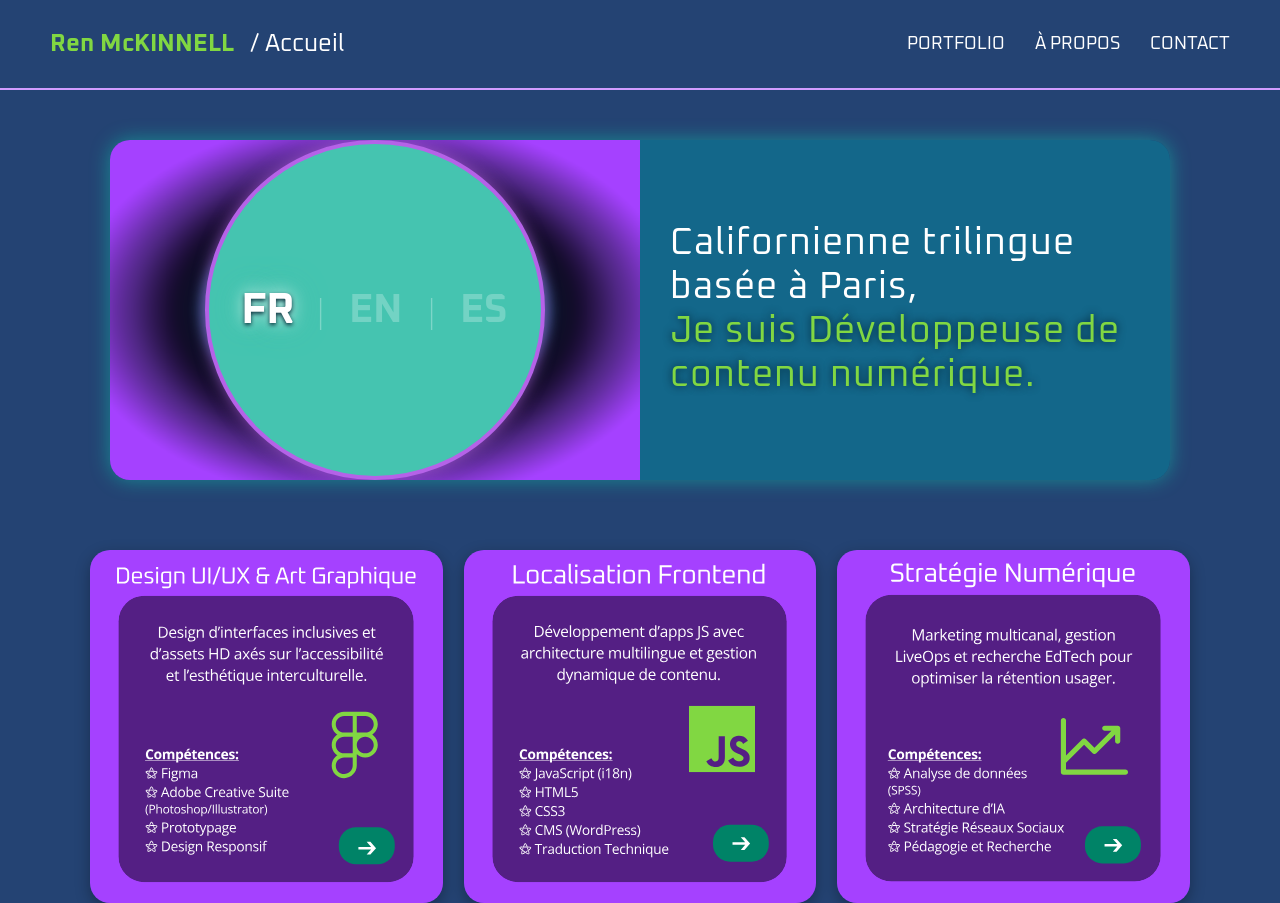
<file: index.html>
<!DOCTYPE html>
<html lang="fr">
<head>
    <meta charset="UTF-8">
    <meta name="viewport" content="width=device-width, initial-scale=1.0">
    <title>Ren McKINNELL / Portfolio</title>
    <link rel="icon" type="image/x-icon" href="figma herobackground.png">
    <link rel="stylesheet" href="styles.css">
    <link rel="preconnect" href="https://fonts.googleapis.com">
    <link rel="preconnect" href="https://fonts.gstatic.com" crossorigin>
    <link href="https://fonts.googleapis.com/css2?family=Open+Sans:wght@400;600;700&family=Oxanium:wght@400;600;700&display=swap" rel="stylesheet">
<style>
    /* Manual override: keeps the middle 'room' but hides the buttons */
    .lang-switcher-container {
        visibility: hidden !important; 
        pointer-events: none !important;
    }
</style>
</head>
<body>

<header id="main-header">
    <a href="index.html" class="home-link">
        <h1><span class="name-highlight">Ren McKINNELL</span> <span class="page-slash" data-key="nav_page_title">/ Accueil</span></h1>
    </a>

    <div class="lang-switcher-container">
        <button class="lang-btn sub-btn left" style="--dir: -55px" onclick="switchLanguage('en')">EN</button>
        <button class="lang-btn main-btn">FR</button>
        <button class="lang-btn sub-btn right" style="--dir: 55px" onclick="switchLanguage('es')">ES</button>
    </div>

<nav id="main-nav">
    <ul>
        <li><a href="projets.html" data-key="nav_portfolio"></a></li>
        <li><a href="apropos.html" data-key="nav_about"></a></li>
        <li><a href="contact.html" data-key="nav_contact"></a></li>
    </ul>
</nav>

</header>

    <main>  

<section id="hero">
    <a href="apropos.html" class="profile-link">
        <div class="profile-card">
            
            <div class="image-wrapper">
                <div class="hero-circle-hub">
                    <div class="og-lang-hub">
                        <button class="og-lang-btn fr active-lang" onclick="event.preventDefault(); event.stopPropagation(); switchLanguage('fr')">FR</button>
                        <span class="hub-divider">|</span>
                        <button class="og-lang-btn en" onclick="event.preventDefault(); event.stopPropagation(); switchLanguage('en')">EN</button>
                        <span class="hub-divider">|</span>
                        <button class="og-lang-btn es" onclick="event.preventDefault(); event.stopPropagation(); switchLanguage('es')">ES</button>
</div>
                </div>
            </div>
            
            <div class="text-content fade-in-text">
                <p>
                    <span data-key="hero_tagline">Californienne trilingue<br>basée à Paris,</span><br>
                    <span class="highlight" data-key="hero_role">Je suis Developpeuse de <br>contenu numérique.</span>
                </p>
            </div>
            
        </div>
    </a>
</section>

<section id="portfolio-grid">
    <a href="projets.html#owl-animation-slide" class="card-link">
        <img src="UX FR.svg" alt="Design UI/UX & Art" class="lang-img" data-base-name="UX">
    </a>

    <a href="projets.html#i18n" class="card-link">
        <img src="Localization FR.svg" alt="Code & Localisation" class="lang-img" data-base-name="Localization">
    </a>

    <a href="projets.html#runaway-video-slide" class="card-link">
        <img src="Strategy FR.svg" alt="Stratégie & IA" class="lang-img" data-base-name="Strategy">
    </a>
</section>

    </main>
</body>
<script src="i18n.js"></script>
</body>

</html>
</file>
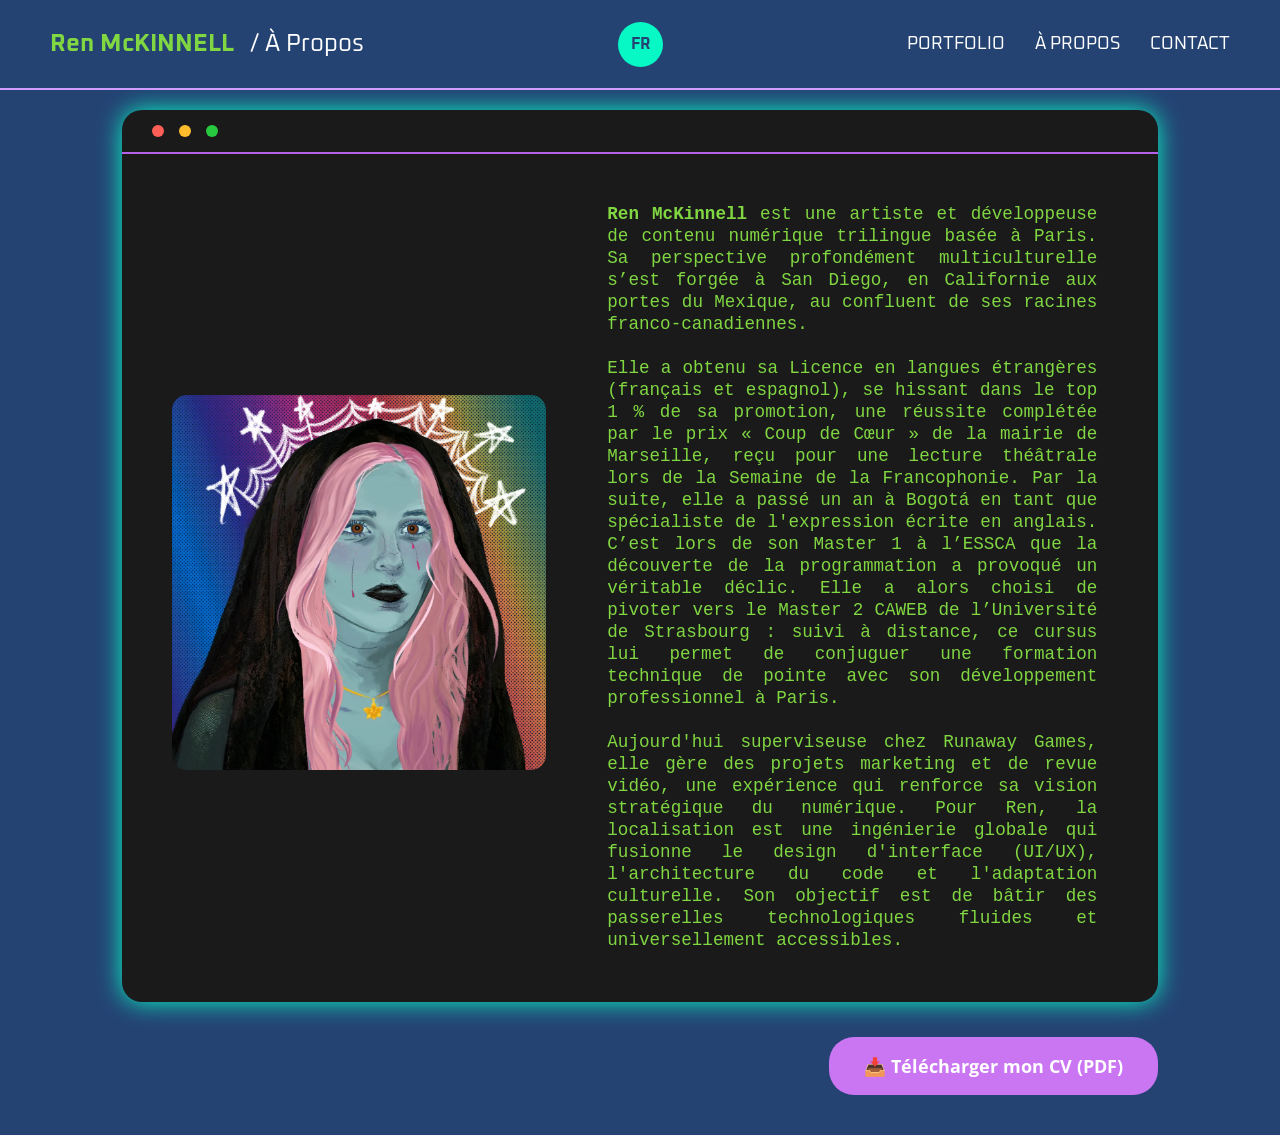
<file: apropos.html>
<!DOCTYPE html>
<html lang="fr">
<head>
    <meta charset="UTF-8">
    <meta name="viewport" content="width=device-width, initial-scale=1.0">
    <title>Ren McKINNELL / Portfolio</title>
    <link rel="icon" type="image/x-icon" href="figma herobackground.png">
    <link rel="stylesheet" href="styles.css">
    <link rel="preconnect" href="https://fonts.googleapis.com">
    <link rel="preconnect" href="https://fonts.gstatic.com" crossorigin>
    <link href="https://fonts.googleapis.com/css2?family=Open+Sans:wght@400;600;700&family=Oxanium:wght@400;600;700&display=swap" rel="stylesheet">
</head>

<body>

<header id="main-header">
    <a href="index.html" class="home-link">
        <h1><span class="name-highlight">Ren McKINNELL</span> <span class="page-slash" data-key="about_title">/ À Propos</span></h1>
    </a>

    <div class="lang-switcher-container">
        <button class="lang-btn sub-btn left" style="--dir: -55px" onclick="switchLanguage('en')">EN</button>
        <button class="lang-btn main-btn">FR</button>
        <button class="lang-btn sub-btn right" style="--dir: 55px" onclick="switchLanguage('es')">ES</button>
    </div>

<nav id="main-nav">
    <ul>
        <li><a href="projets.html" data-key="nav_portfolio">Projets</a></li>
        <li><a href="apropos.html" data-key="nav_about">À Propos</a></li>
        <li><a href="contact.html" data-key="nav_contact">Contact</a></li>
    </ul>
</nav>

</header> 

<main class="apropos-main">
    <a href="index.html" class="terminal-link">
        <div id="terminal-window">
            <div id="terminal-header">
                <div class="terminal-dots">
                    <div class="dot red"></div>
                    <div class="dot yellow"></div>
                    <div class="dot green"></div>
                </div>
            </div>
            
            <div id="terminal-body">
                <div id="terminal-image-wrapper">
                    <img id="profile-image" src="RAINBOWREINE.webp" alt="Portrait de Ren McKinnell">
                </div>
                <div id="terminal-text-content">
                    <p class="bio-intro" data-key="bio_p1">
                        <strong>Ren McKinnell</strong> est une artiste et développeuse de contenu numérique trilingue basée à Paris. Sa perspective profondément multiculturelle s’est forgée à San Diego, en Californie aux portes du Mexique, au confluent de ses racines franco-canadiennes.
                    </p>

                    <p data-key="bio_p2">
                        Elle a obtenu sa Licence en langues étrangères (français et espagnol), se hissant dans le top 1 % de sa promotion, une réussite complétée par le prix « Coup de Cœur » de la mairie de Marseille, reçu pour une lecture théâtrale lors de la Semaine de la Francophonie. Par la suite, elle a passé un an à Bogotá en tant que spécialiste de l'expression écrite en anglais. C’est lors de son Master 1 à l’ESSCA que la découverte de la programmation a provoqué un véritable déclic. Elle a alors choisi de pivoter vers le Master 2 CAWEB de l’Université de Strasbourg : suivi à distance, ce cursus lui permet de conjuguer une formation technique de pointe avec son développement professionnel à Paris.
                    </p>
                    
                    <p data-key="bio_p3">
                        Aujourd'hui superviseuse chez Runaway Games, elle gère des projets marketing et de revue vidéo, une expérience qui renforce sa vision stratégique du numérique. Pour Ren, la localisation est une ingénierie globale qui fusionne le design d'interface (UI/UX), l'architecture du code et l'adaptation culturelle. Son objectif est de bâtir des passerelles technologiques fluides et universellement accessibles.
                    </p>
                </div>
            </div>
        </div>
    </a>

    <a href="Ren McKinnell - CV Alternance.pdf" id="cv-button" class="download-button" target="_blank" download data-key="cv_btn">Télécharger CV</a>

</main>
<script src="i18n.js"></script>
</body>
</html>
</file>
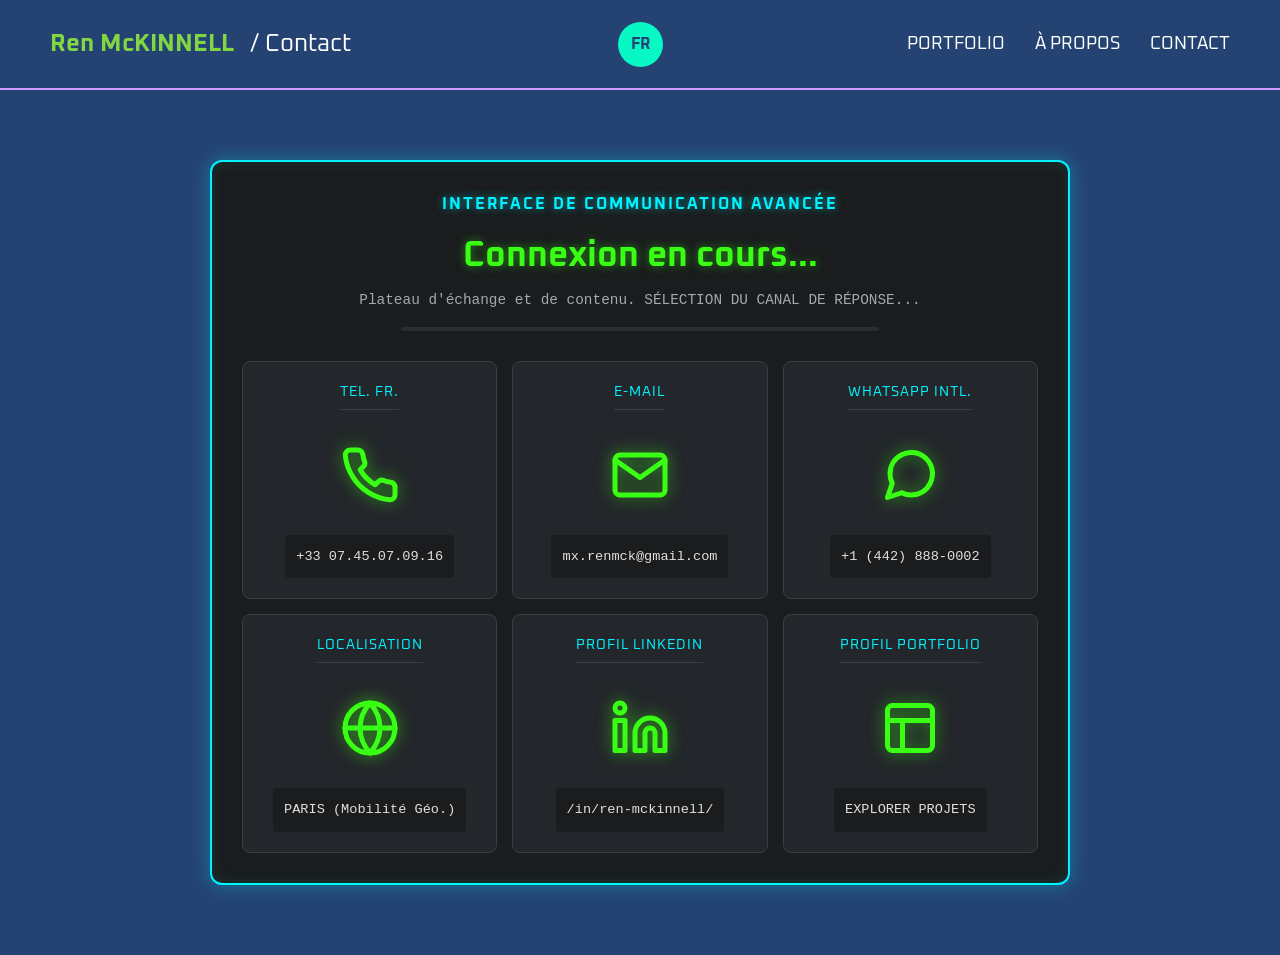
<file: contact.html>
<!DOCTYPE html>
<html lang="fr">
<head>
    <meta charset="UTF-8">
    <meta name="viewport" content="width=device-width, initial-scale=1.0">
    <title>Ren McKINNELL / CONTACT</title>
    <link rel="icon" type="image/x-icon" href="figma herobackground.png">
    <link rel="stylesheet" href="styles.css">
    <link rel="preconnect" href="https://fonts.googleapis.com">
    <link rel="preconnect" href="https://fonts.gstatic.com" crossorigin>
    <link href="https://fonts.googleapis.com/css2?family=Open+Sans:wght@400;600;700&family=Oxanium:wght@400;600;700&display=swap" rel="stylesheet">
</head>
<body>

<header id="main-header">
    <a href="index.html" class="home-link">
        <h1><span class="name-highlight">Ren McKINNELL</span> <span class="page-slash" data-key="nav_page_title_contact"></span></h1>
    </a>

    <div class="lang-switcher-container">
        <button class="lang-btn sub-btn left" style="--dir: -55px" onclick="switchLanguage('en')">EN</button>
        <button class="lang-btn main-btn">FR</button>
        <button class="lang-btn sub-btn right" style="--dir: 55px" onclick="switchLanguage('es')">ES</button>
    </div>

    <nav id="main-nav">
        <ul>
            <li><a href="projets.html" data-key="nav_portfolio"></a></li>
            <li><a href="apropos.html" data-key="nav_about"></a></li>
            <li><a href="contact.html" data-key="nav_contact"></a></li>
        </ul>
    </nav>
</header>

<main class="contact-container">
    <section id="contact-console">
        <div class="console-container">
            
            <div class="console-header">
                <h3 data-key="contact_header_interface"></h3>
                <h2 data-key="contact_header_connexion"></h2>
                <p data-key="contact_header_plateau"></p>
                <div class="progress-bar">
                    <div class="progress-fill"></div>
                </div>
            </div>

            <div class="console-grid">
                
                <a href="tel:+330745070916" class="console-card">
                    <div class="card-title" data-key="card_title_tel"></div>
                    <div class="card-icon">
                        <svg viewBox="0 0 24 24" fill="none" stroke="currentColor" stroke-width="2" stroke-linecap="round" stroke-linejoin="round"><path d="M22 16.92v3a2 2 0 0 1-2.18 2 19.79 19.79 0 0 1-8.63-3.07 19.5 19.5 0 0 1-6-6 19.79 19.79 0 0 1-3.07-8.67A2 2 0 0 1 4.11 2h3a2 2 0 0 1 2 1.72 12.84 12.84 0 0 0 .7 2.81 2 2 0 0 1-.45 2.11L8.09 9.91a16 16 0 0 0 6 6l1.27-1.27a2 2 0 0 1 2.11-.45 12.84 12.84 0 0 0 2.81.7A2 2 0 0 1 22 16.92z"></path></svg>
                    </div>
                    <div class="card-data">+33 07.45.07.09.16</div>
                </a>

                <a href="mailto:mx.renmck@gmail.com" class="console-card">
                    <div class="card-title" data-key="card_title_email"></div>
                    <div class="card-icon">
                        <svg viewBox="0 0 24 24" fill="none" stroke="currentColor" stroke-width="2" stroke-linecap="round" stroke-linejoin="round"><path d="M4 4h16c1.1 0 2 .9 2 2v12c0 1.1-.9 2-2 2H4c-1.1 0-2-.9-2-2V6c0-1.1.9-2 2-2z"></path><polyline points="22,6 12,13 2,6"></polyline></svg>
                    </div>
                    <div class="card-data">mx.renmck@gmail.com</div>
                </a>

                <a href="https://wa.me/14428880002" target="_blank" class="console-card">
                    <div class="card-title" data-key="card_title_whatsapp"></div>
                    <div class="card-icon">
                        <svg viewBox="0 0 24 24" fill="none" stroke="currentColor" stroke-width="2" stroke-linecap="round" stroke-linejoin="round"><path d="M21 11.5a8.38 8.38 0 0 1-.9 3.8 8.5 8.5 0 0 1-7.6 4.7 8.38 8.38 0 0 1-3.8-.9L3 21l1.9-5.7a8.38 8.38 0 0 1-.9-3.8 8.5 8.5 0 0 1 4.7-7.6 8.38 8.38 0 0 1 3.8-.9h.5a8.48 8.48 0 0 1 8 8v.5z"></path></svg>
                    </div>
                    <div class="card-data">+1 (442) 888-0002</div>
                </a>

                <a href="https://www.ciup.fr/" target="_blank" class="console-card">
                    <div class="card-title" data-key="card_title_localisation"></div>
                    <div class="card-icon">
                        <svg viewBox="0 0 24 24" fill="none" stroke="currentColor" stroke-width="2" stroke-linecap="round" stroke-linejoin="round"><circle cx="12" cy="12" r="10"></circle><line x1="2" y1="12" x2="22" y2="12"></line><path d="M12 2a15.3 15.3 0 0 1 4 10 15.3 15.3 0 0 1-4 10 15.3 15.3 0 0 1-4-10 15.3 15.3 0 0 1 4-10z"></path></svg>
                    </div>
                    <div class="card-data" data-key="card_data_localisation">Paris (Mobilité Géo)</div>
                </a>

                <a href="https://linkedin.com/in/ren-mckinnell/" target="_blank" class="console-card">
                    <div class="card-title" data-key="card_title_linkedin"></div>
                    <div class="card-icon">
                        <svg viewBox="0 0 24 24" fill="none" stroke="currentColor" stroke-width="2" stroke-linecap="round" stroke-linejoin="round"><path d="M16 8a6 6 0 0 1 6 6v7h-4v-7a2 2 0 0 0-2-2 2 2 0 0 0-2 2v7h-4v-7a6 6 0 0 1 6-6z"></path><rect x="2" y="9" width="4" height="12"></rect><circle cx="4" cy="4" r="2"></circle></svg>
                    </div>
                    <div class="card-data">/in/ren-mckinnell/</div>
                </a>

                <a href="projets.html" class="console-card">
                    <div class="card-title" data-key="card_title_portfolio"></div>
                    <div class="card-icon">
                        <svg viewBox="0 0 24 24" fill="none" stroke="currentColor" stroke-width="2" stroke-linecap="round" stroke-linejoin="round"><rect x="3" y="3" width="18" height="18" rx="2" ry="2"></rect><line x1="3" y1="9" x2="21" y2="9"></line><line x1="9" y1="21" x2="9" y2="9"></line></svg>
                    </div>
                    <div class="card-data" data-key="card_data_portfolio"></div>
                </a>

            </div>
        </div>
    </section>
</main>

<script src="i18n.js"></script>

</body>
</html>
</file>
<file: styles.css>
/* =========================================
   SMOOTH PAGE LOAD ANIMATION
   ========================================= */
body {
    animation: fadeIn 0.6s ease-out forwards;
}

@keyframes fadeIn {
    0% { 
        opacity: 0; 
    }
    100% { 
        opacity: 1; 
    }
}

:root {
    --bg-navy: #244373;     /* Page background */
    --accent-purple: #b562e8;
    --accent-cyan: #08F8C5; /* Bright cyan for glow and hover */
    --hero-box-left: #012030; /* Dark navy behind portrait */
    --hero-box-right: #13678A; /* Dark cyan behind text */
    --text-main: #FFFFFF;
    --text-green: #81D742;  /* Bright green highlight */
}

* {
    margin: 0;
    padding: 0;
    box-sizing: border-box;
}
/* --- THE GIANT CYAN CIRCLE --- */
.hero-circle-hub {
    background-color: #45C4B0; /* The exact Cyan you requested */
    width: 340px; 
    height: 340px;
    border-radius: 50%; /* Perfect circle */
    display: flex;
    justify-content: center;
    align-items: center;
    border: 4px solid var(--accent-purple); 
    animation: purplePulse 3s infinite ease-in-out; /* Keeps your original glow */
    box-shadow: 0 0 15px rgba(181, 98, 232, 0.7);
}

/* --- THE BUTTONS INSIDE THE CIRCLE --- */
.og-lang-hub {
    display: flex;
    justify-content: center;
    align-items: center;
    gap: 15px; 
}

.og-lang-btn {
    background: none;
    border: none;
    font-family: 'Oxanium', system-ui;
    font-size: 2.5rem; 
    font-weight: 700;
    color: rgba(255, 255, 255, 0.25); /* Deeply faded inactive state */
    cursor: pointer;
    transition: all 0.4s cubic-bezier(0.175, 0.885, 0.32, 1.275); 
    padding: 0 5px;
}

.hub-divider {
    color: rgba(255, 255, 255, 0.3);
    font-size: 2rem;
    font-weight: 300;
}

.og-lang-btn.active-lang { 
    color: #ffffff; 
    text-shadow: 
         0 2px 4px rgba(1, 32, 48, 0.9),
         0 0 15px rgba(255, 255, 255, 0.8),
         0 0 30px #45C4B0;
    transform: scale(1.1);
}

.og-lang-hub:hover .og-lang-btn.active-lang {
    color: rgba(255, 255, 255, 0.25); 
    text-shadow: none;
    transform: scale(1);
}

.og-lang-hub .og-lang-btn:hover { 
    color: #ffffff !important; 
    text-shadow: 
         0 2px 4px rgba(1, 32, 48, 0.9),
         0 0 15px rgba(255, 255, 255, 0.8),
         0 0 30px #45C4B0 !important; 
    transform: scale(1.15) !important; 
}

/* ==========================================
   THE HORIZONTAL CIRCLE NAV (INNER PAGES)
   ========================================== */

.lang-switcher-container {
    flex: 0 0 200px !important; /* Wide enough to catch the slide-out buttons */
    height: 60px !important;    /* Tall enough to anchor them vertically */
    display: flex !important;
    justify-content: center !important;
    align-items: center !important; /* Pulls the buttons UP off the purple line! */
    position: relative !important;
    z-index: 10000 !important;
}

.lang-btn {
    width: 45px !important;
    height: 45px !important;
    border-radius: 50% !important;
    border: none !important;
    font-family: 'Oxanium', sans-serif !important;
    font-weight: 700 !important;
    font-size: 16px !important;
    cursor: pointer !important;
    position: absolute !important;
    transition: all 0.4s cubic-bezier(0.175, 0.885, 0.32, 1.275) !important;
    background-color: #08F8C5 !important; /* accent-cyan */
    color: #244373 !important; /* bg-navy */
}

.main-btn { z-index: 3 !important; }
.sub-btn { z-index: 1 !important; opacity: 0 !important; transform: scale(0.5) !important; pointer-events: none !important; }

/* THE HOVER ANIMATION */
.lang-switcher-container:hover .left { transform: translateX(-55px) scale(0.9) !important; opacity: 0.5 !important; pointer-events: auto !important; }
.lang-switcher-container:hover .right { transform: translateX(55px) scale(0.9) !important; opacity: 0.5 !important; pointer-events: auto !important; }
.lang-switcher-container:hover .sub-btn:hover { opacity: 1 !important; transform: translateX(var(--dir)) scale(1.1) !important; box-shadow: 0 0 15px rgba(8, 248, 197, 0.8) !important; }
/* Note: added --dir logic in HTML below */

/* 1. When your mouse enters the circle container, dim the main button to match the others */
.lang-switcher-container:hover .main-btn {
    opacity: 0.5 !important; /* Adjust this number if your sub-buttons are lighter/darker */
    transition: opacity 0.3s ease !important;
}

/* 2. But if you hover directly over the main button itself, light it back up! */
.lang-switcher-container .main-btn:hover {
    opacity: 1 !important;
}

body {
    background-color: var(--bg-navy);
    color: var(--text-main);
    font-family: 'Open Sans', sans-serif;
    line-height: 1.6;
    overflow-x: hidden;
}

/* ==========================================
   1. THE CLEAN HEADER (5 A.M. BASELINE)
   ========================================== */
#main-header {
    display: flex !important;
    justify-content: space-between !important;
    align-items: center !important;
    height: 90px !important;
    padding: 0 50px !important;
    background-color: #244373 !important;
    border-bottom: 2px solid #D19DFF !important;
    position: relative !important;
    z-index: 99999 !important;
}

/* Kills the purple visited link bug */
#main-header a,
#main-header a:visited,
#main-header a:active {
    text-decoration: none !important;
    color: white !important;
}

/* Left Side: Name */
.home-link {
    flex: 1; /* Takes up 1/3 of the space */
    display: flex;
    align-items: center;
    position: relative;
    z-index: 10;
}

.home-link h1 {
    font-family: 'Oxanium', sans-serif !important;
    font-size: 24px !important;
    margin: 0 !important;
    white-space: nowrap !important;
}

.name-highlight {
    color: #81D742 !important;
    display: inline-block !important;
    transition: transform 0.2s ease, text-shadow 0.2s ease !important;
}

.home-link:hover .name-highlight {
    transform: scale(1.02) !important;
    text-shadow: 0 0 8px rgba(129, 215, 66, 0.5) !important;
}

.page-slash {
    color: white !important;
    margin-left: 10px;
    font-weight: 400;
}

/* Center: Language Switcher */
.lang-switcher-container {
    flex: 0 0 150px; /* Locks it to exactly 150px in the center */
    display: flex;
    justify-content: center;
    position: relative;
    z-index: 10000 !important; /* Forces it above the left/right sections */
}

/* Right Side: Navigation */
#main-nav {
    flex: 1; /* Takes up 1/3 of the space */
    display: flex;
    justify-content: flex-end;
}

#main-nav ul {
    display: flex;
    gap: 30px;
    list-style: none;
    margin: 0;
    padding: 0;
}

#main-nav a {
    font-family: 'Oxanium', sans-serif !important;
    font-size: 18px !important;
    text-transform: uppercase;
    white-space: nowrap !important;
    transition: color 0.3s ease;
}

#main-nav a:hover {
    color: #08F8C5 !important;
}

/* ==========================================
   THE FINAL À PROPOS LAYOUT (SQUARE & WIDE)
   ========================================== */

/* 1. Center the Main Container */
.apropos-main {
    display: flex !important;
    flex-direction: column !important;
    align-items: center !important;
    padding: 20px 5% !important;
    width: 100% !important;
    box-sizing: border-box !important;
}

/* 2. Make the Card WIDE (90% to prevent vertical scrolling) */
.terminal-link {
    display: block !important;
    width: 90% !important; 
    max-width: 1500px !important;
    text-decoration: none !important;
    margin: 0 auto 20px auto !important;
}

#terminal-window {
    background-color: #1a1a1a;
    border-radius: 20px;
    box-shadow: 0 0 25px var(--accent-cyan);
    width: 100% !important;
    overflow: hidden;
}

/* KEEPING YOUR DOTS LOGIC */
#terminal-header {
    padding: 15px 30px;
    border-bottom: 2px solid var(--accent-purple);
    display: flex;
    gap: 10px;
}

.terminal-dots .dot {
    width: 12px;
    height: 12px;
    border-radius: 50%;
    display: inline-block;
    margin-right: 5px;
}
.dot.red { background-color: #FF5F56; }
.dot.yellow { background-color: #FFBD2E; }
.dot.green { background-color: #27C93F; }

/* 3. FIXED BODY: No more stretching. */
#terminal-body {
    display: flex !important;
    flex-direction: row !important;
    align-items: center !important; /* Vertically centers the content */
    padding: 50px !important; 
    gap: 50px !important; 
}

/* 4. FIXED IMAGE WRAPPER: Locked to 40% width */
#terminal-image-wrapper {
    flex: 0 0 40% !important; 
    display: flex !important;
    justify-content: center !important;
}

/* 5. FIXED PORTRAIT: Perfect Square Lock */
#profile-image {
    width: 100% !important; 
    height: auto !important; 
    aspect-ratio: 1 / 1 !important; /* 🚨 This keeps it square 🚨 */
    object-fit: cover !important; 
    border-radius: 15px !important;
}

/* 6. FIXED TEXT: Fills the rest */
#terminal-text-content {
    flex: 1 !important; 
    min-width: 0 !important; 
    color: #81d742;
    font-family: 'Courier New', Courier, monospace;
    font-size: 0.95rem;
    line-height: 1.6;
    text-align: justify;
    display: flex;
    flex-direction: column;
    justify-content: center;
}

/* Mobile safety fallback */
@media (max-width: 1024px) {
    #terminal-body { flex-direction: column !important; }
    #terminal-image-wrapper { width: 100% !important; max-width: 450px !important; }
    .terminal-link { width: 95% !important; }
}

/* ==========================================
    THE PROJECT TITLES (Restoring the H2 Look)
   ========================================== */
.slide-header h4 {
    font-family: 'Oxanium', sans-serif !important;
    font-weight: 700 !important;
    color: var(--accent-cyan) !important; /* The Teal you wanted */
    text-align: center !important;
    margin: 0 !important;
    text-decoration: none !important;
    font-size: 2.2rem; 
    line-height: 1.2;
}

.slide-header h4 i {
    font-style: italic !important;
    color: white !important; /* Makes the italicized game name pop against the teal */
}


#hero a, 
#hero a:visited, 
#hero a:active {
    text-decoration: none;
    color: inherit;
}

#hero {
    display: flex;
    justify-content: center;
    align-items: center;
    padding: 30px 0; 
    margin: 0 auto;
    max-width: 1100px;
    width: 90%;
}

.profile-link:hover .highlight {
    color: var(--text-green); 
    text-shadow: 
        0 0 10px var(--hero-box-left), 
        0 0 20px rgba(129, 215, 66, 0.8);
}

.profile-link {
    display: block;
    width: 100%;
    text-decoration: none;
}

.profile-card {
    display: flex;
    box-sizing: border-box !important;
    width: calc(100% - 40px) !important;
    margin: 20px auto !important;
    border-radius: 20px; 
    /* The 0 0 offset ensures the glow is perfectly centered */
    box-shadow: 0 0 20px rgba(8, 248, 197, 0.4) !important; 
    transition: all 0.3s ease-in-out;
    overflow: visible !important;
}

.profile-card:hover {
    /* Maintained 0 0 offset for a consistent halo on hover */
    box-shadow: 0 0 35px var(--accent-cyan) !important;
}

.circular-avatar {
    width: 340px; 
    height: 340px;
    border-radius: 50%;
    object-fit: cover;
    object-position: center;
    border: 4px solid var(--accent-purple); 
    animation: purplePulse 3s infinite ease-in-out; 
}

.fade-in-text {
    animation: fadeInText 1s ease-in forwards;
}

@keyframes fadeInText {
    0% { opacity: 0; }
    100% { opacity: 1; }
}


/* --- LEFT SIDE: EVEN MORE CANVAS TO WARP --- */
.image-wrapper {
    background-image: url('figma herobackground.png'); 
    background-size: 100% 100%; 
    background-position: center;
    background-repeat: no-repeat;
    display: flex;
    justify-content: center;
    align-items: center;
    flex: 0 0 50%; 
    padding: 0;
    position: relative;
    overflow: hidden;
    border-top-left-radius: inherit; 
    border-bottom-left-radius: inherit;
}

.text-content {

    flex: 1 !important;
    padding: 30px !important; 
    max-width: 50%;
    word-wrap: break-word;
    display: flex;
    flex-direction: column;
    justify-content: center;
    display: flex;
    flex-direction: column;
    justify-content: center;
    background-color: #13678A; 
    border-top-right-radius: inherit;
    border-bottom-right-radius: inherit;
}

.text-content p {
    color: var(--text-main);
    font-family: 'Oxanium', system-ui;
    font-size: 2.3rem;
    line-height: 1.2;
    letter-spacing: 1px; 
    margin: 0;
}

.highlight {
    color: var(--text-green);
    transition: all 0.3s ease-in-out;
    text-shadow: 0 0 8px #012030; 
    white-space: nowrap; 
    transition: all 0.3s ease-in-out;
}

#portfolio-grid {
    display: flex;
    justify-content: space-between;
    align-items: flex-start;
    padding-top: 20px;
    width: 100%;
    max-width: 1100px;
    margin: 0 auto;
}

.card-link {
    width: calc(33.333% - 14px); 
    display: block;
    transition: transform 0.3s ease;
    text-decoration: none;
}

.card-link:hover {
    transform: translateY(-10px);
}

.card-link img {
    width: 100%; 
    height: auto;
    border-radius: 20px;
    display: block;
    box-shadow: 0 5px 15px rgba(0,0,0,0.3); 
}

@media (max-width: 900px) {
    #portfolio-grid {
        flex-wrap: wrap;
    }
    .profile-card {
        flex-direction: column;
    }
    .image-wrapper {
        flex: 0 0 auto;
        width: 100%;
    }
}

@keyframes purplePulse {
    0% {
        box-shadow: 0 0 15px rgba(181, 98, 232, 0.7);
    }
    50% {
        box-shadow: 0 0 30px rgba(181, 98, 232, 1), 
                    0 0 60px rgba(144, 48, 179, 0.6);
    }
    100% {
        box-shadow: 0 0 15px rgba(181, 98, 232, 0.7);
    }
}

#project-slideshow {
    display: flex;
    justify-content: center;
    padding: 40px 20px 80px 20px;
    max-width: 1100px;
    margin: 0 auto;
}

.slideshow-panel {
    background-color: #13678A;
    border-radius: 20px;
    width: 100%;
    padding: 30px 40px 20px 40px;
    box-shadow: 0 10px 30px rgba(0,0,0,0.3);
}

.slide {
    display: none;
    animation: fadeEffect 0.5s;
}

.slide.active-slide {
    display: block;
}

@keyframes fadeEffect {
    from {opacity: 0.4;}
    to {opacity: 1;}
}

.slide-header {
    display: flex;
    justify-content: space-between;
    align-items: center;
    margin-bottom: 25px;
}

.slide-header h2 {
    font-family: 'Oxanium', system-ui;
    color: #08F8C5;
    font-size: 2.2rem;
    font-weight: 400;
    text-align: center;
    letter-spacing: 1px;
    flex: 1;
    margin: 0 20px;
    white-space: nowrap; 
    overflow: hidden;
    opacity: 0;
    transition: opacity 0.5s ease-in;
}

.slide-arrow {
    background-color: #A541FF;
    color: white;
    border: none;
    border-radius: 10px;
    width: 50px;
    height: 40px;
    font-size: 1.5rem;
    cursor: pointer;
    display: flex;
    justify-content: center;
    align-items: center;
    transition: background-color 0.3s, transform 0.2s;
}

.slide-arrow:hover {
    background-color: #b562e8;
    transform: scale(1.05);
}

.slide-arrow.prev {
    transform: scaleX(-1);
}

.slide-arrow.prev:hover {
    transform: scaleX(-1) scale(1.05);
}

.slide-info {
    text-align: center;
    color: white;
}

.slide-info h3 {
    font-family: 'Oxanium', system-ui;
    font-size: 2.5rem;
    font-weight: 400;
    margin-bottom: 5px;
}

.diamond-divider {
    font-size: 1.5rem;
    letter-spacing: 5px;
    margin-bottom: 15px;
    color: #FAF9F6;
}

.slide-info p {
    font-family: 'Open Sans', sans-serif;
    font-size: 1rem;
    line-height: 1.6;
    max-width: 900px;
    margin: 0 auto;
    text-align: justify !important;
}

.slide-image, .slide-video {
    width: 100% !important;
    aspect-ratio: 1206 / 738 !important;
    object-fit: cover !important; 
    object-position: top center !important;
    display: block !important;
    margin-top: 0 !important;
    margin-bottom: 25px !important;
    padding: 0 !important;
    border-radius: 15px;
    box-shadow: 0 5px 15px rgba(0,0,0,0.2);
    box-sizing: border-box;
    background-color: transparent !important;
}

.slide-image, .slide-video {
    transition: transform 0.4s ease-out, transform-origin 0.2s ease-out !important;
    cursor: zoom-in;
    transform-origin: center center;
}

.slide-image:not(.super-zoomed):hover, .slide-video:not(.super-zoomed):hover {
    transform: scale(1.15) !important;
    z-index: 100 !important; 
}

.super-zoomed {
    transform: scale(2) !important;
    z-index: 200 !important;
    cursor: zoom-out !important;
}

#autoportrait-enfance.super-zoomed {
    transform: scale(3) !important;
}

.terminal-dots {
    display: flex;
    gap: 10px;
}

.dot {
    width: 12px;
    height: 12px;
    border-radius: 50%;
}

.dot.red { background-color: #FF5F56; }
.dot.yellow { background-color: #FFBD2E; }
.dot.green { background-color: #27C93F; }

#terminal-body {
    display: flex !important;
    flex-wrap: nowrap !important; /* Stops stacking unless mobile */
    gap: 50px !important;
    padding: 50px !important;
}

#terminal-image-wrapper {
    flex: 1;
    display: flex;
    justify-content: center;
    align-items: flex-start;
    padding-top: 10px;
}

#profile-image {
    width: 100%;
    max-width: 500px;
    border-radius: 15px;
    object-fit: cover;
    animation: purplePulse 3s infinite ease-in-out;
}


#terminal-prompt {
    margin-top: 20px;
    color: var(--accent-cyan);
    font-weight: bold;
}

.download-button {
    background-color: var(--accent-purple);
    color: #FFFFFF;
    padding: 15px 35px;
    border-radius: 25px;
    text-decoration: none;
    font-family: 'Open Sans', sans-serif;
    font-weight: bold;
    font-size: 1.1rem;
    transition: transform 0.3s ease, box-shadow 0.3s ease;
    cursor: pointer;
    margin-top: 10px !important;
}

.download-button:hover {
    transform: translateY(-5px);
    box-shadow: 0 0 15px rgba(181, 98, 232, 0.7);
    animation: purpleGlow 1.5s infinite ease-in-out;
}

@keyframes purpleGlow {
    0% { box-shadow: 0 0 10px rgba(181, 98, 232, 0.5); }
    50% { box-shadow: 0 0 25px rgba(181, 98, 232, 1); }
    100% { box-shadow: 0 0 10px rgba(181, 98, 232, 0.5); }
}

@media (max-width: 900px) {
    #terminal-body {
        flex-direction: column;
        align-items: center;
        gap: 30px;
    }
    #terminal-image-wrapper {
        width: 80%;
    }
}

#cv-button {
    align-self: flex-end;
    margin-right: 5%;
    margin-top: 40px; 
    margin-bottom: 20px; 
}

/* --- CONTACT PAGE STYLING --- */
.contact-container {
    display: flex;
    justify-content: center;
    align-items: center;
    min-height: 85vh; /* Slightly taller to push it into view */
    padding: 10px; /* Tightened */
}

#contact-console {
    width: 100%;
    max-width: 900px;
}

.console-container {
    background-color: #1a1a1a;
    border-radius: 20px;
    padding: 30px; /* Tightened from 50px */
    box-shadow: 0 0 25px var(--accent-cyan);
    border: 2px solid var(--accent-purple);
}

.console-header {
    text-align: center;
    margin-bottom: 20px;
}

.console-header h3 {
    color: #81d742;
    font-family: 'Oxanium', sans-serif;
    font-size: 0.9rem;
    letter-spacing: 2px;
    margin-bottom: 5px;
}

.console-header h2 {
    font-family: 'Oxanium', sans-serif;
    color: white;
    font-size: 1.8rem;
    margin-bottom: 10px;
}

.console-header p {
    font-family: 'Courier New', monospace;
    color: #81d742;
    font-size: 0.8rem;
    margin-bottom: 15px;
}

.console-grid {
    display: grid;
    grid-template-columns: repeat(auto-fit, minmax(250px, 1fr));
    gap: 15px; /* Tightened gap */
}

.console-card {
    background: rgba(255, 255, 255, 0.05);
    border: 1px solid rgba(129, 215, 66, 0.3);
    border-radius: 12px;
    padding: 15px;
    text-decoration: none;
    transition: all 0.3s ease;
    display: flex;
    flex-direction: column;
    align-items: center;
    text-align: center;
}

.console-card:hover {
    background: rgba(129, 215, 66, 0.1);
    border-color: #81d742;
    transform: translateY(-2px);
}

.card-title {
    font-family: 'Oxanium', sans-serif;
    font-size: 0.7rem;
    color: #81d742;
    letter-spacing: 1px;
    margin-bottom: 10px;
}

.card-icon svg {
    width: 30px;
    height: 30px;
    color: white;
    margin-bottom: 10px;
}

.card-data {
    font-family: 'Courier New', monospace;
    color: white;
    font-size: 0.9rem;
}

/* Progress Bar Styling */
.progress-bar {
    width: 100%;
    height: 4px;
    background: rgba(255, 255, 255, 0.1);
    border-radius: 2px;
    overflow: hidden;
}

.progress-fill {
    width: 60%;
    height: 100%;
    background: #81d742;
    box-shadow: 0 0 10px #81d742;
}

@media (max-width: 600px) {
    .console-container { padding: 20px; }
    .console-header h2 { font-size: 1.4rem; }
    .console-grid { grid-template-columns: 1fr; }
}

.language-bubble {
    background-color: var(--accent-cyan);
    color: var(--bg-navy) !important;
    font-family: 'Germania One', system-ui !important;
    font-weight: bold !important;
    font-size: 1.1rem !important;
    width: 40px;
    height: 40px;
    border-radius: 50%;
    display: flex;
    justify-content: center;
    align-items: center;
    margin-left: auto;
    margin-right: 40px;
    text-decoration: none !important;
    transition: all 0.3s ease;
}

.language-bubble:hover {
    box-shadow: 0 0 15px var(--accent-cyan), 0 0 30px var(--accent-cyan);
    transform: scale(1.05);
}

/* --- CONSOLE CONTACT SECTION --- */
#contact-console {
    display: flex;
    justify-content: center;
    align-items: center;
    padding: 60px 20px;
    font-family: 'Space Mono', 'Courier New', monospace; /* Techy font */
}

.console-container {
    background-color: #1a1c1e; /* Deep tech gray */
    border: 2px solid #00f3ff;
    box-shadow: 0 0 20px rgba(0, 243, 255, 0.3), inset 0 0 15px rgba(0, 243, 255, 0.1);
    border-radius: 12px;
    padding: 30px;
    max-width: 900px;
    width: 100%;
}

/* Console Header */
.console-header {
    text-align: center;
    margin-bottom: 30px;
}

.console-header h3 {
    color: #00f3ff;
    font-size: 1rem;
    letter-spacing: 2px;
    margin-bottom: 10px;
    text-shadow: 0 0 8px rgba(0, 243, 255, 0.6);
}

.console-header h2 {
    color: #39ff14;
    font-size: 2.2rem;
    margin-bottom: 5px;
    text-shadow: 0 0 10px rgba(57, 255, 20, 0.5);
}

.console-header p {
    color: #a0aab2;
    font-size: 0.9rem;
    margin-bottom: 15px;
}

/* Animated Progress Bar */
.progress-bar {
    width: 60%;
    height: 4px;
    background: #2a2d32;
    margin: 0 auto;
    border-radius: 2px;
    overflow: hidden;
}

.progress-fill {
    height: 100%;
    background: #00f3ff;
    width: 0%;
    box-shadow: 0 0 10px #00f3ff;
    animation: loadBar 3s ease-in-out forwards;
    animation-iteration-count: infinite;
}

@keyframes loadBar {
    0% { width: 0%; }
    50% { width: 70%; }
    100% { width: 100%; opacity: 0; }
}

.console-grid {
    display: grid;
    grid-template-columns: repeat(auto-fit, minmax(250px, 1fr));
    gap: 20px;
}

.console-card {
    background-color: #23262a;
    border: 1px solid #3a3e45;
    border-radius: 8px;
    padding: 20px;
    display: flex;
    flex-direction: column;
    text-decoration: none;
    transition: all 0.3s ease;
    cursor: pointer;
}

.console-card.static-card {
    cursor: default;
}

.console-card:hover:not(.static-card) {
    border-color: #39ff14;
    background-color: #2a2e33;
    box-shadow: 0 0 15px rgba(57, 255, 20, 0.2);
    transform: translateY(-2px);
}

.card-title {
    color: #00f3ff;
    font-size: 0.85rem;
    letter-spacing: 1px;
    margin-bottom: 15px;
    border-bottom: 1px solid #3a3e45;
    padding-bottom: 5px;
}

.card-icon {
    display: flex;
    justify-content: center;
    align-items: center;
    padding: 20px 0;
}

.card-icon svg {
    width: 60px;
    height: 60px;
    color: #39ff14;
    filter: drop-shadow(0 0 8px rgba(57, 255, 20, 0.6));
    transition: all 0.3s ease;
}

.console-card:hover:not(.static-card) .card-icon svg {
    transform: scale(1.1);
    filter: drop-shadow(0 0 15px rgba(57, 255, 20, 0.9));
}

.card-data {
    margin-top: auto;
    background: #1a1c1e;
    padding: 10px;
    border-radius: 4px;
    color: #e0e0e0;
    font-size: 0.85rem;
    display: flex;
    justify-content: space-between;
    align-items: center;
    border: 1px solid transparent;
}

.console-card:hover:not(.static-card) .card-data {
    border-color: #39ff14;
}

.card-data span {
    color: #39ff14;
    font-size: 0.75rem;
    text-transform: uppercase;
}

[data-key] {
    opacity: 0;
    transition: opacity 0.2s ease-in;
}

/* Once they have text inside, fade them in */
[data-key]:not(:empty) {
    opacity: 1;
}
/* =========================================
   FINAL POLISH (PORTFOLIO, CONTACT, FONTS)
   ========================================= */

/* 1. Header Italics & Scoped Parentheses Color */
#project-slideshow h4 i, 
#project-slideshow h4 em {
    font-style: italic !important;
}

#project-slideshow h4 .header-paren {
    color: white !important;
    font-weight: normal;
}

/* 2. Geo Link Styling */
.geo-link {
    color: inherit;
    text-decoration: none;
    border-bottom: 1px dashed #81d742;
    transition: color 0.3s ease;
}
.geo-link:hover {
    color: #08F8C5;
    text-decoration: underline;
}

/* 3. YouTube Seamless Hover & Pointer Fix */
.youtube-link-wrapper {
    cursor: pointer !important; /* FORCES THE LITTLE CLICK HAND */
}
.yt-thumb-img, .yt-play-btn {
    transition: transform 0.3s cubic-bezier(0.4, 0, 0.2, 1);
}
.youtube-link-wrapper:hover .yt-thumb-img {
    transform: scale(1.05);
}
.youtube-link-wrapper:hover .yt-play-btn {
    transform: translate(-50%, -50%) scale(1.05) !important;
}

/* 4. Strategic & Accessible Text Boxes */
.accessible-title {
    margin-top: 40px; 
    color: #D19DFF; 
    font-family: 'Germania One', system-ui; 
    font-size: 1.5rem; 
    text-align: center;
}
.accessible-box {
    text-align: left; 
    background: rgba(0,0,0,0.2); 
    padding: 25px; 
    border-radius: 15px; 
    margin-top: 15px; 
    font-family: 'Open Sans', sans-serif; 
    line-height: 1.8; 
    font-size: 0.95rem;
    color: #e0e0e0;
}
#ferragamo-slide .accessible-box {
    text-align: justify !important; 
}
.accessible-box strong {
    color: #81d742;
    display: block;
    margin-bottom: 5px;
    font-family: 'Oxanium', sans-serif;
    letter-spacing: 1px;
}

/* 5. Contact Page Tightening */
.contact-container { padding: 10px !important; min-height: 85vh; }
.console-container { padding: 30px !important; }
.console-grid { gap: 15px !important; }

/* =========================================
   MASTER PERFECTIONIST SYNC (SURGICAL)
   ========================================= */

/* 1. Force exact same transition timing for everything in the hero */
.profile-card, 
.fade-in-text, 
.highlight,
.circular-avatar {
    transition: all 0.5s cubic-bezier(0.4, 0, 0.2, 1) !important;
}

#portfolio-grid .lang-img {
    /* Kill the transition on the images so the language swap is INSTANT */
    transition: none !important; 
    will-change: contents;
    backface-visibility: hidden;
}

/* Keep the hover movement snappy but smooth */
#portfolio-grid .card-link {
    transition: transform 0.2s cubic-bezier(0, 0, 0.2, 1) !important;
    display: inline-block;
}

#cv-button.download-button {
    background-color: #CA75F2 !important; /* Solid purple to match the first photo */
    color: #FFFFFF !important; /* Solid white text */
    border: none !important; /* Removes the thin outline */
    box-shadow: none !important;
    transition: all 0.3s ease !important;
}

#cv-button.download-button:hover {
    background-color: #B85DE6 !important; /* Slightly deeper purple on hover */
    box-shadow: 0 0 15px rgba(202, 117, 242, 0.6) !important; /* Purple glow */
    color: #FFFFFF !important;
}

/* =========================================
   SLIDE TOOLS - "CARD WITHIN A CARD" EFFECT
   ========================================= */

/* =========================================
   SLIDE TOOLS - INSET BOX + OXANIUM HEADER
   ========================================= */

/* 1. The Container (The Border/Box) */
.slide-info .tools {
    background: rgba(255, 255, 255, 0.06); 
    border-radius: 12px; 
    padding: 18px 20px; 
    margin-top: 25px; 
    border: 1px solid rgba(255, 255, 255, 0.08); 
    display: block; 
    line-height: 1.6; 
}

/* 2. The Header (The Green Oxanium Text) */
.slide-info .tools strong {
    font-family: 'Oxanium', sans-serif !important;
    color: #8CE12B; /* Vibrant green */
    font-size: 1.15em;
    font-weight: 700;
    letter-spacing: 0.5px;
    display: block; /* Puts the header on its own line */
    margin-bottom: 0px; /* Breathing room before the stars */
}

/* =========================================
   WATCH ON YOUTUBE - OVERLAY BUTTON
   ========================================= */

/* The container gets the hand cursor back and allows the button to center */
.video-container {
    position: relative !important;
    cursor: pointer !important; 
}

/* Bulletproof centering over the image */
.watch-youtube-button {
    position: absolute;
    top: 50%;
    left: 50%;
    transform: translate(-50%, -50%); /* Centers it perfectly on the X and Y axis */
    background-color: #CA75F2 !important;
    color: #FFFFFF !important;
    padding: 16px 32px;
    border-radius: 40px;
    font-family: 'Oxanium', sans-serif !important; /* 🎯 THE OXANIUM UPGRADE */
    font-size: 1.1rem;
    font-weight: 700;
    text-decoration: none !important;
    border: none !important;
    box-shadow: 0 6px 20px rgba(0,0,0,0.5) !important;
    transition: all 0.3s ease !important;
    z-index: 10;
    letter-spacing: 0.5px; /* Gives the tech font breathing room */
}

.watch-youtube-button:hover {
    background-color: #B85DE6 !important;
    box-shadow: 0 0 25px rgba(202, 117, 242, 0.8) !important; 
    transform: translate(-50%, -50%) scale(1.05); /* Keeps it centered while giving it a little pop */
}

#terminal-text-content p {
    font-size: 1.10rem; /* Bumps up the size */
    line-height: 1.25;   /* Adds breathing room between the lines */
    color: var(--text-green);
    margin: 11px;     /* Ensures it's a crisp, readable off-white */
}

/* Keeps your bolded name looking sharp */
#terminal-text-content strong {
    color: var(--text-green);
    font-weight: 700;
}

.terminal-body { /* Replace with your actual layout element, e.g. #terminal-content */
    display: flex; /* Assuming it's already flex */
    align-items: center; /* THE FIX! This forces vertical centering of columns */
}

/* =========================================
   TERMINAL TEXT & BUTTON ALIGNMENT FIXES
   ========================================= */

/* 1. STRIP PARAGRAPH MARGINS (Centers the text block with the photo) */
#terminal-text-content p:first-child {
    margin-top: 0 !important;
}

#terminal-text-content p:last-child {
    margin-bottom: 0 !important;
}

/* 2. SHRINK THE GAP BETWEEN TERMINAL & BUTTON */
#terminal-window {
    margin-bottom: 15px !important; /* Shrinks the space below the terminal */
}

.download-button {
    margin-top: 0px !important; /* Stops the button from pushing itself away */
}
</file>
